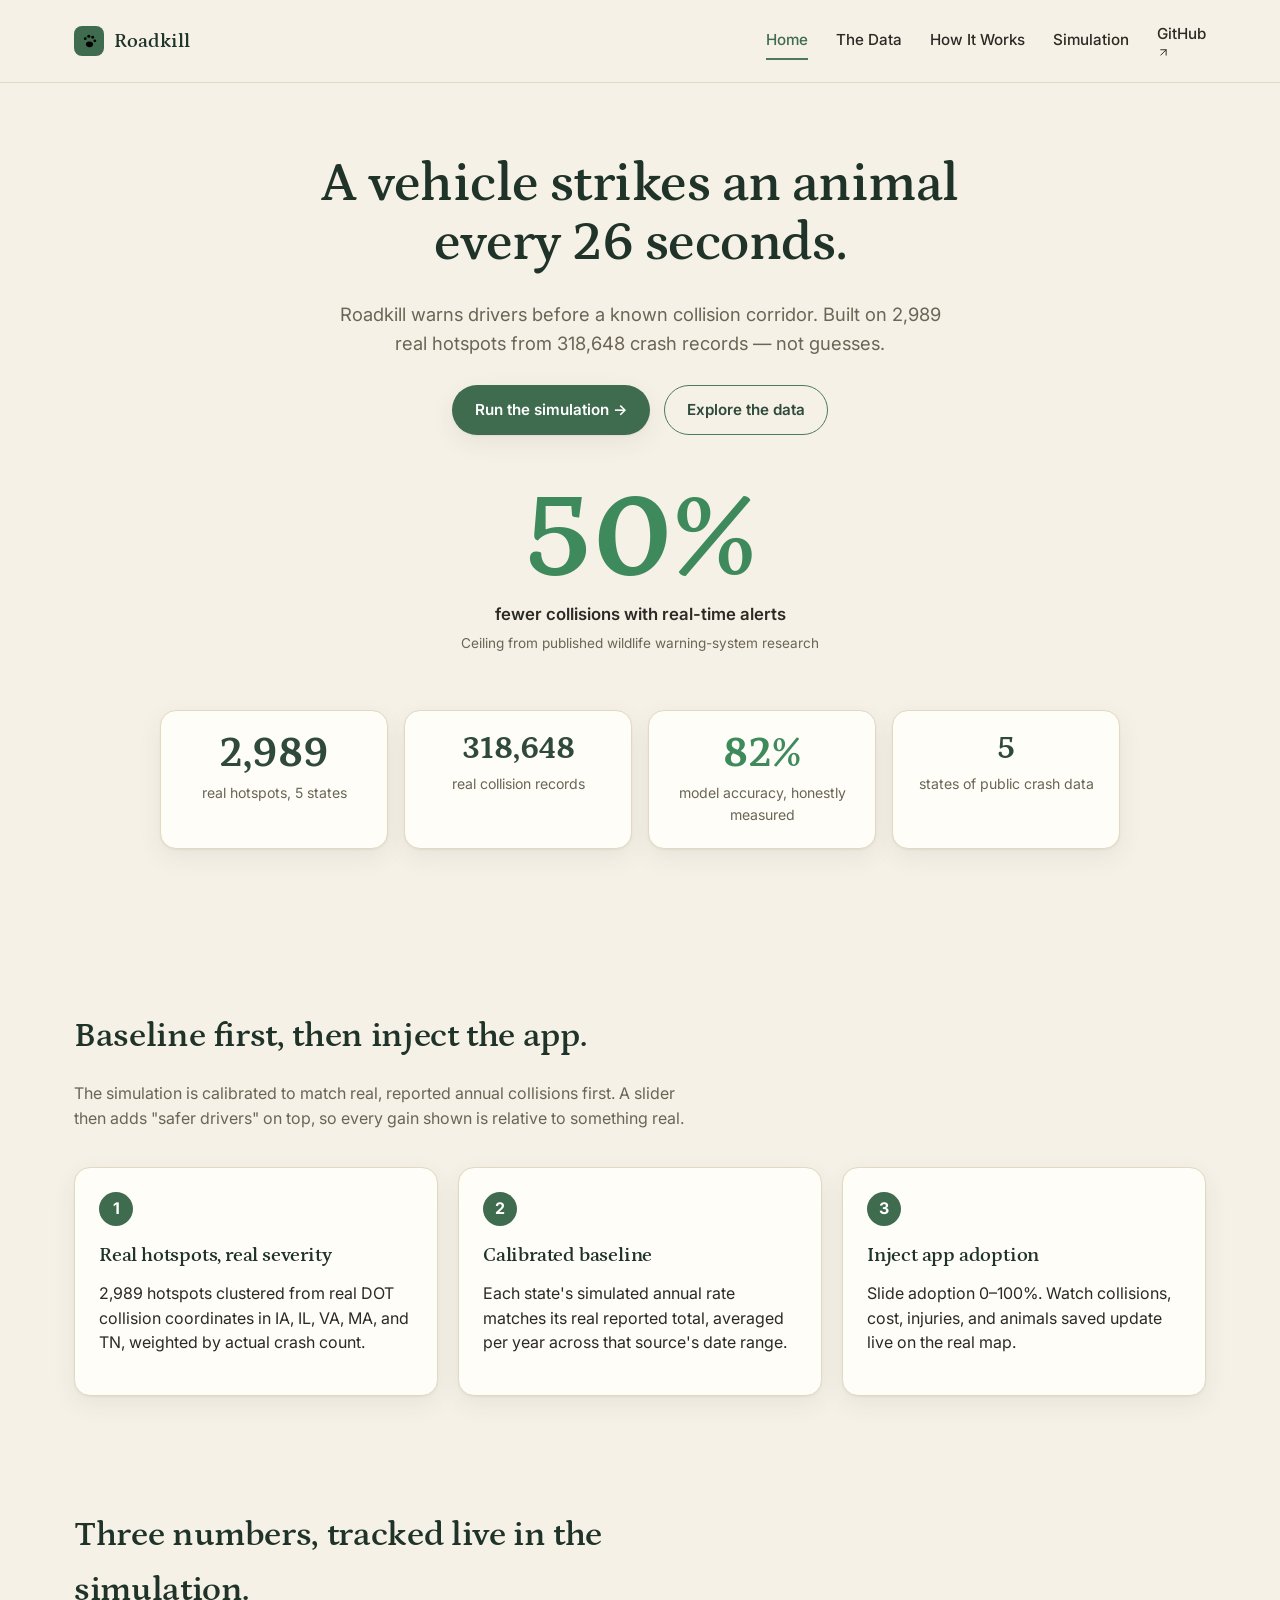
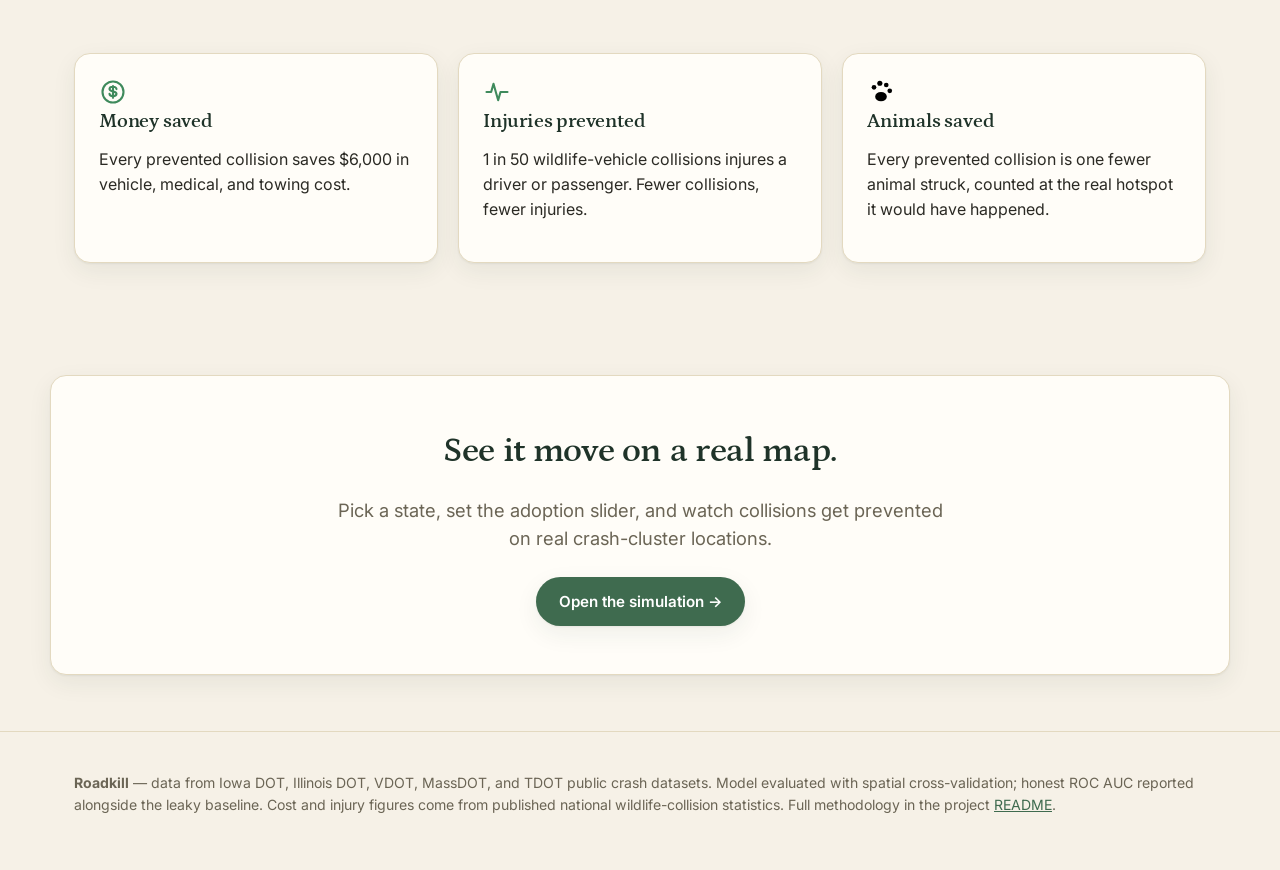
<file: web/index.html>
<!doctype html>
<html lang="en">
<head>
<meta charset="utf-8" />
<meta name="viewport" content="width=device-width, initial-scale=1" />
<title>Roadkill — Real data on wildlife-vehicle collisions</title>
<meta name="description" content="Real crash data from 5 states, an honestly-evaluated model, and a live simulation of what happens when drivers get warned before wildlife collision zones." />
<link rel="icon" href="data:image/svg+xml,%3Csvg xmlns='http://www.w3.org/2000/svg' viewBox='0 0 24 24'%3E%3Crect width='24' height='24' rx='6' fill='%233f6b4f'/%3E%3Cg fill='%23f6f1e7'%3E%3Cellipse cx='12' cy='16' rx='5' ry='4'/%3E%3Ccircle cx='6' cy='8' r='2'/%3E%3Ccircle cx='11' cy='4.5' r='2.2'/%3E%3Ccircle cx='16.5' cy='6' r='2'/%3E%3Ccircle cx='19.5' cy='11' r='2'/%3E%3C/g%3E%3C/svg%3E" />
<link rel="preconnect" href="https://fonts.googleapis.com" />
<link href="https://fonts.googleapis.com/css2?family=Petrona:wght@500;600;700&family=Inter:wght@400;500;600;700&display=swap" rel="stylesheet" />
<link rel="stylesheet" href="css/style.css" />
</head>
<body>

<svg style="display:none" aria-hidden="true">
  <symbol id="icon-mark" viewBox="0 0 24 24"><ellipse cx="12" cy="16" rx="5" ry="4"/><circle cx="6" cy="8" r="2"/><circle cx="11" cy="4.5" r="2.2"/><circle cx="16.5" cy="6" r="2"/><circle cx="19.5" cy="11" r="2"/></symbol>
  <symbol id="icon-dollar" viewBox="0 0 24 24" fill="none" stroke="currentColor" stroke-width="1.8" stroke-linecap="round" stroke-linejoin="round"><circle cx="12" cy="12" r="9"/><path d="M12 7v10M15 9.5c0-1.4-1.4-2-3-2s-3 .7-3 2 1.4 1.6 3 2 3 .7 3 2-1.4 2-3 2-3-.5-3-2"/></symbol>
  <symbol id="icon-pulse" viewBox="0 0 24 24" fill="none" stroke="currentColor" stroke-width="1.8" stroke-linecap="round" stroke-linejoin="round"><path d="M3 12h4l2-7 4 14 2-7h6"/></symbol>
  <symbol id="icon-external" viewBox="0 0 24 24" fill="none" stroke="currentColor" stroke-width="1.8" stroke-linecap="round" stroke-linejoin="round"><path d="M7 17 17 7M7 7h10v10"/></symbol>
</svg>

<header class="site-header">
  <nav class="nav">
    <a class="brand" href="index.html"><span class="brand-mark"><svg class="icon"><use href="#icon-mark"/></svg></span> Roadkill</a>
    <div class="nav-links">
      <a href="index.html">Home</a>
      <a href="data.html">The Data</a>
      <a href="model.html">How It Works</a>
      <a href="simulate.html">Simulation</a>
      <a href="https://github.com/krishayyy/roadkill" target="_blank" rel="noopener">GitHub <svg class="icon" style="width:0.85em;height:0.85em;"><use href="#icon-external"/></svg></a>
    </div>
  </nav>
</header>

<main>
  <section class="hero">
    <div class="container hero-inner">
      <h1>A vehicle strikes an animal every 26 seconds.</h1>
      <p class="hero-lede">Roadkill warns drivers before a known collision corridor. Built on 2,989 real hotspots from 318,648 crash records — not guesses.</p>
      <div class="hero-actions">
        <a class="btn btn-primary" href="simulate.html">Run the simulation →</a>
        <a class="btn btn-outline" href="data.html">Explore the data</a>
      </div>

      <div class="hero-metric">
        <div class="hero-metric-value">50%</div>
        <div class="hero-metric-label">fewer collisions with real-time alerts</div>
        <div class="hero-metric-sub">Ceiling from published wildlife warning-system research</div>
      </div>
    </div>

    <div class="container">
      <div class="stat-ribbon" id="stat-ribbon" style="max-width:960px; margin:56px auto;">
        <div class="stat-card"><div class="stat-value stat-value-lead" id="stat-hotspots">—</div><div class="stat-label">real hotspots, 5 states</div></div>
        <div class="stat-card"><div class="stat-value" id="stat-records">—</div><div class="stat-label">real collision records</div></div>
        <div class="stat-card"><div class="stat-value stat-value-lead text-positive" id="stat-auc">—</div><div class="stat-label">model accuracy, honestly measured</div></div>
        <div class="stat-card"><div class="stat-value">5</div><div class="stat-label">states of public crash data</div></div>
      </div>
    </div>
  </section>

  <section>
    <div class="container">
      <div class="section-head">
        <h2>Baseline first, then inject the app.</h2>
        <p>The simulation is calibrated to match real, reported annual collisions first. A slider then adds "safer drivers" on top, so every gain shown is relative to something real.</p>
      </div>
      <div class="grid-3">
        <div class="card">
          <div class="step-num">1</div>
          <h3>Real hotspots, real severity</h3>
          <p>2,989 hotspots clustered from real DOT collision coordinates in IA, IL, VA, MA, and TN, weighted by actual crash count.</p>
        </div>
        <div class="card">
          <div class="step-num">2</div>
          <h3>Calibrated baseline</h3>
          <p>Each state's simulated annual rate matches its real reported total, averaged per year across that source's date range.</p>
        </div>
        <div class="card">
          <div class="step-num">3</div>
          <h3>Inject app adoption</h3>
          <p>Slide adoption 0–100%. Watch collisions, cost, injuries, and animals saved update live on the real map.</p>
        </div>
      </div>
    </div>
  </section>

  <section>
    <div class="container">
      <div class="section-head">
        <h2>Three numbers, tracked live in the simulation.</h2>
      </div>
      <div class="grid-3">
        <div class="card">
          <h3><svg class="icon icon-lg text-positive"><use href="#icon-dollar"/></svg> Money saved</h3>
          <p>Every prevented collision saves $6,000 in vehicle, medical, and towing cost.</p>
        </div>
        <div class="card">
          <h3><svg class="icon icon-lg text-positive"><use href="#icon-pulse"/></svg> Injuries prevented</h3>
          <p>1 in 50 wildlife-vehicle collisions injures a driver or passenger. Fewer collisions, fewer injuries.</p>
        </div>
        <div class="card">
          <h3><svg class="icon icon-lg text-positive"><use href="#icon-mark"/></svg> Animals saved</h3>
          <p>Every prevented collision is one fewer animal struck, counted at the real hotspot it would have happened.</p>
        </div>
      </div>
    </div>
  </section>

  <section>
    <div class="container card" style="text-align:center; padding:48px 24px;">
      <h2>See it move on a real map.</h2>
      <p class="hero-lede" style="margin:0 auto 24px;">Pick a state, set the adoption slider, and watch collisions get prevented on real crash-cluster locations.</p>
      <a class="btn btn-primary" href="simulate.html">Open the simulation →</a>
    </div>
  </section>
</main>

<footer class="site-footer">
  <div class="container">
    <p><strong>Roadkill</strong> — data from Iowa DOT, Illinois DOT, VDOT, MassDOT, and TDOT public crash datasets. Model evaluated with spatial cross-validation; honest ROC AUC reported alongside the leaky baseline. Cost and injury figures come from published national wildlife-collision statistics. Full methodology in the project <a href="https://github.com/krishayyy/roadkill" target="_blank" rel="noopener">README</a>.</p>
  </div>
</footer>

<script src="js/common.js"></script>
<script>
fetch("data/sim_config.json").then(r => r.json()).then(cfg => {
  document.getElementById("stat-hotspots").textContent = "2,989";
  document.getElementById("stat-records").textContent = fmtInt(cfg.all.total_animal_collisions);
});
fetch("data/model_metrics.json").then(r => r.json()).then(m => {
  document.getElementById("stat-auc").textContent = Math.round(m.headline.honest_roc_auc * 100) + "%";
});
</script>
</body>
</html>
</file>
<file: web/css/style.css>
:root {
  --bg: #f6f1e7;
  --bg-alt: #eee5d1;
  --card: #fffdf8;
  --card-border: #e3d9c0;
  --ink: #2b2a24;
  --ink-muted: #6b6555;
  --green-950: #1f3329;
  --green-800: #2f4a3b;
  --green-600: #3f6b4f;
  --green-500: #4c7a5e;
  --green-300: #8fb59a;
  --green-100: #dbe8dd;
  --terracotta: #b1553d;
  --gold: #c8944e;
  --positive: #3f8a5c;
  --positive-bg: #e3efe4;
  --negative: #c0392b;
  --negative-bg: #f5e3e0;
  --baseline: #8a8171;
  --baseline-bg: #ece5d4;
  --shadow: 0 1px 2px rgba(31, 51, 41, 0.06), 0 8px 24px rgba(31, 51, 41, 0.07);
  --radius: 16px;
  --font-display: "Petrona", Georgia, serif;
  --font-body: "Inter", -apple-system, BlinkMacSystemFont, "Segoe UI", sans-serif;
}

* { box-sizing: border-box; }
html { scroll-behavior: smooth; }

body {
  margin: 0;
  background: var(--bg);
  color: var(--ink);
  font-family: var(--font-body);
  line-height: 1.55;
  -webkit-font-smoothing: antialiased;
}

img, svg { display: block; max-width: 100%; }

h1, h2, h3, h4 {
  font-family: var(--font-display);
  color: var(--green-950);
  margin: 0 0 0.5em;
  font-weight: 600;
  letter-spacing: -0.01em;
}

h1 { font-size: clamp(2.2rem, 4.5vw, 3.4rem); line-height: 1.08; }
h2 { font-size: clamp(1.6rem, 3vw, 2.2rem); }
h3 { font-size: 1.25rem; }

p { margin: 0 0 1em; }
a { color: var(--green-600); }

.container {
  max-width: 1180px;
  margin: 0 auto;
  padding: 0 24px;
}

/* ---- Nav ---- */
.site-header {
  position: sticky;
  top: 0;
  z-index: 50;
  background: rgba(246, 241, 231, 0.9);
  backdrop-filter: blur(8px);
  border-bottom: 1px solid var(--card-border);
}
.nav {
  display: flex;
  align-items: center;
  justify-content: space-between;
  padding: 16px 24px;
  max-width: 1180px;
  margin: 0 auto;
}
.brand {
  display: flex;
  align-items: center;
  gap: 10px;
  font-family: var(--font-display);
  font-weight: 600;
  font-size: 1.25rem;
  color: var(--green-950);
  text-decoration: none;
}
.brand-mark {
  width: 30px; height: 30px;
  border-radius: 8px;
  background: var(--green-600);
  display: flex; align-items: center; justify-content: center;
  color: #fff;
}
.brand-mark .icon { width: 17px; height: 17px; }

.icon {
  width: 1.2em;
  height: 1.2em;
  vertical-align: -0.2em;
  flex-shrink: 0;
}
.icon-lg { width: 28px; height: 28px; }
.nav-links { display: flex; gap: 28px; align-items: center; }
.nav-links a {
  color: var(--ink);
  text-decoration: none;
  font-weight: 500;
  font-size: 0.95rem;
  padding: 6px 0;
  border-bottom: 2px solid transparent;
}
.nav-links a:hover, .nav-links a.active { color: var(--green-700, var(--green-600)); border-color: var(--green-500); }

/* ---- Buttons ---- */
.btn {
  display: inline-flex;
  align-items: center;
  gap: 8px;
  padding: 12px 22px;
  border-radius: 999px;
  font-weight: 600;
  font-size: 0.95rem;
  text-decoration: none;
  border: 1px solid transparent;
  cursor: pointer;
  transition: transform 0.15s ease, box-shadow 0.15s ease, background 0.15s ease;
}
.btn:hover { transform: translateY(-1px); }
.btn-primary { background: var(--green-600); color: #fff; box-shadow: var(--shadow); }
.btn-primary:hover { background: var(--green-800); }
.btn-outline { background: transparent; color: var(--green-800); border-color: var(--green-500); }
.btn-outline:hover { background: var(--green-100); }

/* ---- Hero ---- */
.hero {
  padding: 72px 0 48px;
  position: relative;
  overflow: hidden;
}
.hero { text-align: center; }
.hero-inner { max-width: 760px; margin: 0 auto; }
.hero-actions { display: flex; gap: 14px; margin-top: 28px; flex-wrap: wrap; justify-content: center; }
.hero-lede { font-size: 1.15rem; color: var(--ink-muted); max-width: 52ch; margin-left: auto; margin-right: auto; }

/* ---- Hero performance metric ---- */
.hero-metric { margin: 48px auto 0; }
.hero-metric-value {
  font-family: var(--font-display);
  font-weight: 700;
  font-size: clamp(4.5rem, 13vw, 7.5rem);
  line-height: 0.95;
  color: var(--positive);
}
.hero-metric-label {
  font-size: 1.05rem;
  font-weight: 600;
  color: var(--ink);
  margin-top: 4px;
}
.hero-metric-sub { font-size: 0.85rem; color: var(--ink-muted); margin-top: 6px; }

/* ---- Stat ribbon ---- */
.stat-ribbon {
  display: grid;
  grid-template-columns: repeat(4, 1fr);
  gap: 16px;
  margin: 56px 0;
}
.stat-card {
  background: var(--card);
  border: 1px solid var(--card-border);
  border-radius: var(--radius);
  padding: 22px 20px;
  box-shadow: var(--shadow);
  text-align: center;
}
.stat-value {
  font-family: var(--font-display);
  font-size: 2rem;
  color: var(--green-800);
  font-weight: 700;
  line-height: 1;
}
.stat-value-lead { font-size: 2.6rem; }
.stat-label {
  margin-top: 8px;
  font-size: 0.88rem;
  color: var(--ink-muted);
}

/* ---- Sections ---- */
section { padding: 56px 0; }
.section-head { max-width: 62ch; margin-bottom: 36px; }
.section-head p { color: var(--ink-muted); }

.card {
  background: var(--card);
  border: 1px solid var(--card-border);
  border-radius: var(--radius);
  box-shadow: var(--shadow);
  padding: 24px;
}

.grid-3 { display: grid; grid-template-columns: repeat(3, 1fr); gap: 20px; }
.grid-2 { display: grid; grid-template-columns: repeat(2, 1fr); gap: 20px; }

.step-num {
  width: 34px; height: 34px;
  border-radius: 50%;
  background: var(--green-600);
  color: #fff;
  display: flex; align-items: center; justify-content: center;
  font-weight: 700;
  margin-bottom: 14px;
}

.pill {
  display: inline-block;
  font-size: 0.75rem;
  font-weight: 600;
  padding: 3px 10px;
  border-radius: 999px;
  background: var(--gold);
  color: #fff;
}
.pill-muted { background: var(--bg-alt); color: var(--ink-muted); }

table { width: 100%; border-collapse: collapse; font-size: 0.92rem; }
th, td { text-align: left; padding: 10px 12px; border-bottom: 1px solid var(--card-border); }
th { color: var(--ink-muted); font-weight: 600; font-size: 0.8rem; text-transform: uppercase; letter-spacing: 0.03em; }
.text-positive { color: var(--positive); font-weight: 700; }
.text-negative { color: var(--negative); font-weight: 700; }
.text-baseline { color: var(--baseline); font-weight: 700; }

.note {
  font-size: 0.85rem;
  color: var(--ink-muted);
  border-top: 1px dashed var(--card-border);
  margin-top: 16px;
  padding-top: 12px;
}

/* ---- Footer ---- */
.site-footer {
  border-top: 1px solid var(--card-border);
  padding: 40px 0;
  color: var(--ink-muted);
  font-size: 0.88rem;
}
.site-footer a { color: var(--green-700, var(--green-600)); }

/* ---- Simulation page ---- */
.sim-layout {
  display: grid;
  grid-template-columns: 1fr 360px;
  gap: 20px;
  align-items: start;
}
#map {
  height: 560px;
  border-radius: var(--radius);
  border: 1px solid var(--card-border);
  box-shadow: var(--shadow);
}
.tabs {
  display: flex;
  gap: 6px;
  flex-wrap: wrap;
  margin-bottom: 16px;
}
.tab-btn {
  padding: 8px 16px;
  border-radius: 999px;
  border: 1px solid var(--card-border);
  background: var(--card);
  color: var(--ink);
  font-weight: 600;
  font-size: 0.88rem;
  cursor: pointer;
}
.tab-btn.active { background: var(--green-600); color: #fff; border-color: var(--green-600); }

.control-card { position: sticky; top: 90px; }
.slider-row { margin: 18px 0; }
.slider-row label { display: flex; justify-content: space-between; font-weight: 600; font-size: 0.9rem; margin-bottom: 8px; }
input[type="range"] { width: 100%; accent-color: var(--green-600); }

.kpi-grid { display: grid; grid-template-columns: 1fr 1fr; gap: 12px; margin-top: 18px; }
.kpi {
  background: var(--baseline-bg);
  border-radius: 12px;
  padding: 14px;
  text-align: center;
}
.kpi-value { font-family: var(--font-display); font-size: 1.5rem; font-weight: 700; color: var(--baseline); display: flex; align-items: center; justify-content: center; gap: 6px; }
.kpi-label { font-size: 0.78rem; color: var(--ink-muted); margin-top: 2px; }
.kpi-positive { background: var(--positive-bg); }
.kpi-positive .kpi-value { color: var(--positive); }
.kpi-negative { background: var(--negative-bg); }
.kpi-negative .kpi-value { color: var(--negative); }
.kpi-hero { grid-column: 1 / -1; padding: 22px; }
.kpi-hero .kpi-value { font-size: 2.75rem; }
.kpi-hero .kpi-label { font-size: 0.85rem; }

.sim-run-controls { display: flex; gap: 10px; margin-top: 18px; }

.legend-dot { width: 10px; height: 10px; border-radius: 50%; display: inline-block; margin-right: 6px; }
.legend-swatch { width: 24px; height: 10px; border-radius: 4px; display: inline-block; margin-right: 6px; vertical-align: -1px; background: linear-gradient(90deg, rgb(200,148,78), rgb(192,57,43)); }

.chart-card { margin-top: 20px; }
canvas { max-width: 100%; }

/* ---- Diagrams ---- */
.diagram-wrap {
  overflow-x: auto;
  padding: 8px 0;
}
.diagram-wrap svg { display: block; margin: 0 auto; min-width: 640px; }
.diagram-caption {
  font-size: 0.85rem;
  color: var(--ink-muted);
  text-align: center;
  margin-top: 10px;
}
.callout {
  background: var(--green-100);
  border: 1px solid var(--green-300);
  border-radius: 12px;
  padding: 16px 18px;
  font-size: 0.92rem;
  color: var(--green-950);
}
.callout strong { color: var(--green-800); }
.stage-label { fill: var(--green-950); font-family: Inter, sans-serif; }

@media (max-width: 900px) {
  .hero-grid, .grid-3, .grid-2, .stat-ribbon, .sim-layout { grid-template-columns: 1fr; }
  .sim-layout .control-card { position: static; }
}
</file>
